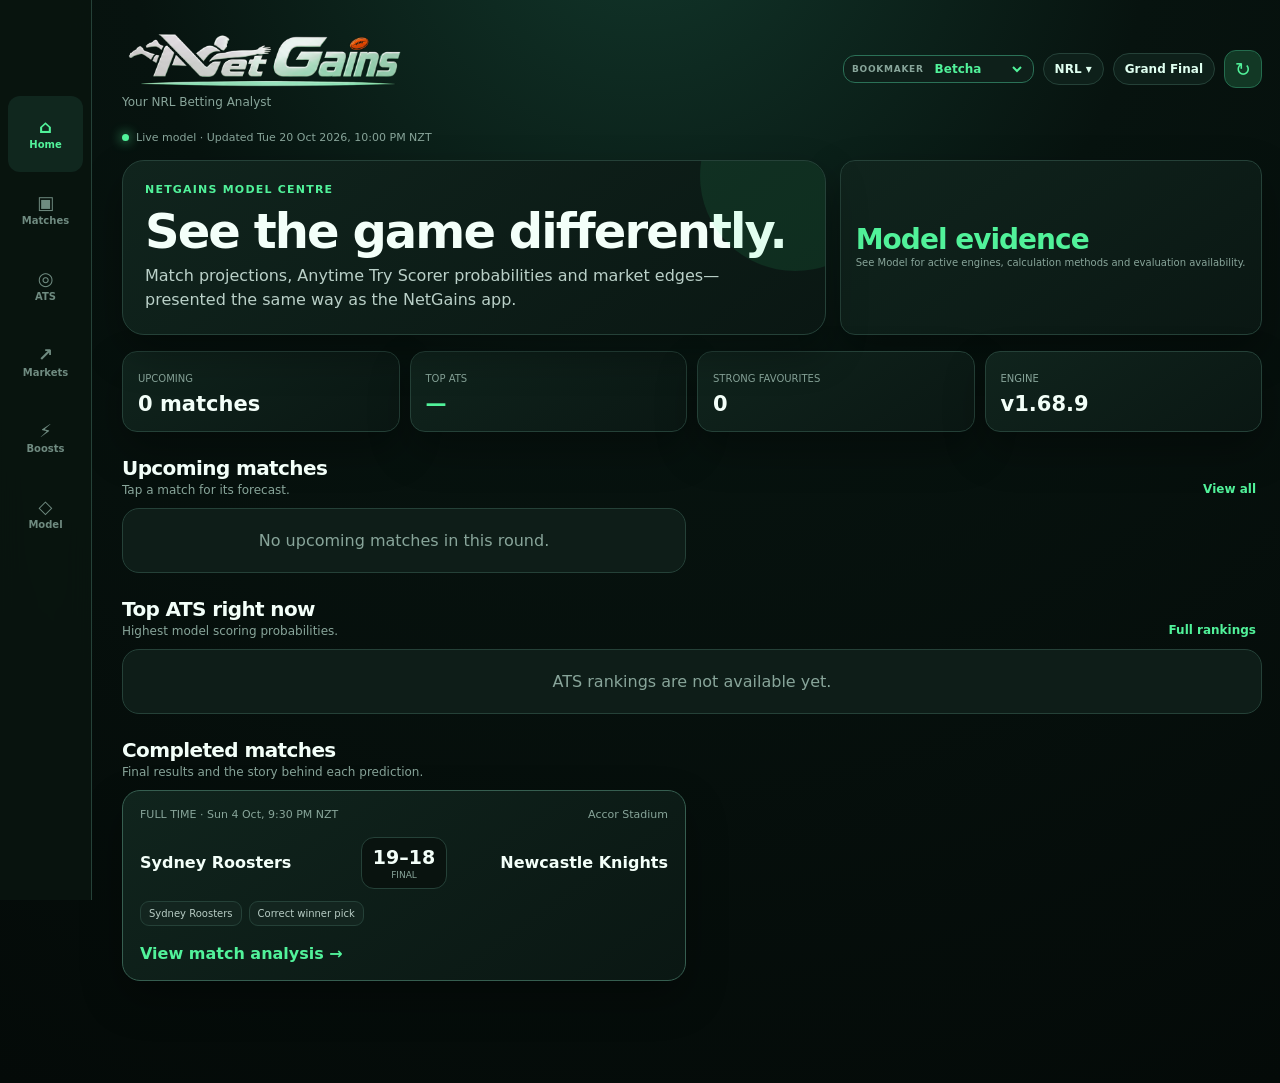
<file: index.html>
<!doctype html>
<html lang="en">
<head>
  <meta charset="utf-8">
  <meta name="viewport" content="width=device-width,initial-scale=1,viewport-fit=cover">
  <meta name="theme-color" content="#07120f">
  <meta http-equiv="Cache-Control" content="no-cache, no-store, must-revalidate">
  <title>NetGains — NRL Betting Analyst</title>
  <link rel="stylesheet" href="./app.css?v=1681">
</head>
<body>
  <main class="shell">
    <header class="topbar">
      <div class="brand-block"><img class="brand-logo" src="./assets/netgains-primary-logo.png" alt="NetGains"><div class="subtitle">Your NRL Betting Analyst</div></div>
      <div class="top-actions"><label class="bookmaker-picker" for="bookmakerSelect"><span>Bookmaker</span><select id="bookmakerSelect" aria-label="Choose bookmaker"><option>Loading…</option></select></label><span class="league-pill">NRL ▾</span><span class="round-pill" id="roundPill">Round —</span><button class="refresh" id="refreshBtn" aria-label="Refresh latest data">↻</button></div>
    </header>
    <div class="status"><span class="dot"></span><span id="updated">Loading latest model data…</span></div>
    <section class="view active" id="homeView">
      <div class="hero"><article class="hero-card"><div class="kicker">NetGains model centre</div><h1>See the game differently.</h1><p>Match projections, Anytime Try Scorer probabilities and market edges—presented the same way as the NetGains app.</p></article><article class="stat-card calibration"><strong>Model evidence</strong><small>See Model for active engines, calculation methods and evaluation availability.</small></article></div>
      <div class="stat-grid" id="homeStats"><article class="stat-card skeleton"><small>UPCOMING</small><b>—</b></article><article class="stat-card skeleton"><small>TOP ATS</small><b>—</b></article><article class="stat-card skeleton"><small>STRONG FAVOURITES</small><b>—</b></article><article class="stat-card skeleton"><small>ENGINE</small><b>—</b></article></div>
      <div class="section-head"><div><h2>Upcoming matches</h2><p>Tap a match for its forecast.</p></div><button class="text-btn" data-go="matches">View all</button></div><div class="featured" id="featured"></div>
      <div class="section-head"><div><h2>Top ATS right now</h2><p>Highest model scoring probabilities.</p></div><button class="text-btn" data-go="ats">Full rankings</button></div><div class="ats-list" id="homeAts"></div><section id="completedSection" hidden><div class="section-head"><div><h2>Completed matches</h2><p>Final results and the story behind each prediction.</p></div></div><div class="featured" id="completedMatches"></div></section>
    </section>
    <section class="view" id="matchesView"><div class="section-head"><div><h2>Matches</h2><p id="matchRound">Upcoming NRL fixtures</p></div></div><div class="filters" id="matchFilters"><button class="filter active" data-filter="all">All matches</button><button class="filter" data-filter="strong">Strong favourites</button><button class="filter" data-filter="close">Close games</button></div><div class="match-list" id="matchList"></div></section>
    <section class="view" id="atsView"><div class="section-head"><div><h2>Anytime Try Scorers</h2><p>Model probability, fair price and team.</p></div></div><div class="filters"><button class="filter active" data-ats-count="10">Top 10</button><button class="filter" data-ats-count="25">Top 25</button><button class="filter" data-ats-count="999">All players</button></div><div class="ats-list" id="atsList"></div></section>
    <section class="view" id="marketsView"><div class="section-head"><div><h2>Markets</h2><p>H2H, line and totals against current prices.</p></div></div><div class="market-list" id="marketList"></div></section>
    <section class="view" id="boostsView"><div class="section-head"><div><h2>Super Boosts</h2><p id="boostRound">Bookmaker offers reviewed separately for each match.</p></div></div><div class="market-list" id="boostList"></div></section>
    <section class="view" id="modelView"><div class="section-head"><div><h2>Model</h2><p>Current engine health and projection settings.</p></div></div><div class="panel" id="modelPanel"></div></section>
  </main>
  <nav class="nav" aria-label="Main navigation"><button class="active" data-view="home"><span>⌂</span>Home</button><button data-view="matches"><span>▣</span>Matches</button><button data-view="ats"><span>◎</span>ATS</button><button data-view="markets"><span>↗</span>Markets</button><button data-view="boosts"><span>⚡</span>Boosts</button><button data-view="model"><span>◇</span>Model</button></nav>
  <div class="drawer" id="drawer" role="dialog" aria-modal="true" aria-label="Match projection"><div class="drawer-card"><div class="grab"></div><div id="drawerContent"></div></div></div>
  <script src="./analysis.js?v=1681"></script><script src="./app.js?v=1681"></script>
</body>
</html>
</file>
<file: app.css>
:root{--bg:#06100d;--panel:#0e1d18;--panel2:#132620;--line:#254138;--text:#f3fff9;--muted:#88a59a;--green:#51f29a;--red:#ff7979;--nav:72px}*{box-sizing:border-box}html{scroll-behavior:smooth}body{margin:0;background:radial-gradient(circle at 50% -10%,#12372b 0,#07130f 38%,#040a08 100%);color:var(--text);font-family:Inter,ui-sans-serif,system-ui,-apple-system,"Segoe UI",sans-serif;min-height:100vh}button{font:inherit;color:inherit}.shell{max-width:1180px;margin:auto;padding:20px 18px calc(var(--nav) + 30px)}.topbar{display:flex;align-items:center;justify-content:space-between;gap:16px;margin-bottom:22px}.brand{font-size:28px;font-weight:900;letter-spacing:-1.4px}.brand span{color:var(--green)}.subtitle{font-size:12px;color:var(--muted);margin-top:2px}.top-actions{display:flex;align-items:center;gap:9px}.league-pill,.round-pill{border:1px solid var(--line);background:#0e201a;color:#dffff0;border-radius:999px;padding:8px 11px;font-size:12px;font-weight:800}.refresh{width:38px;height:38px;border-radius:12px;border:1px solid #246c4e;background:#123825;color:var(--green);cursor:pointer;font-size:19px}.refresh.spinning{animation:spin .7s linear infinite}@keyframes spin{to{transform:rotate(360deg)}}.status{display:flex;align-items:center;gap:7px;color:var(--muted);font-size:11px;margin:0 0 16px}.dot{width:7px;height:7px;border-radius:50%;background:var(--green);box-shadow:0 0 12px var(--green)}.view{display:none}.view.active{display:block}.hero{display:grid;grid-template-columns:1.25fr .75fr;gap:14px;margin-bottom:16px}.hero-card,.stat-card,.match-card,.panel,.market-card,.ats-card{border:1px solid var(--line);background:linear-gradient(145deg,#10241d,#0a1713);box-shadow:0 18px 42px #0005}.hero-card{border-radius:22px;padding:22px;position:relative;overflow:hidden}.hero-card:after{content:"";position:absolute;width:190px;height:190px;border-radius:50%;background:#39ec8b18;right:-65px;top:-80px}.kicker{font-size:11px;color:var(--green);font-weight:900;letter-spacing:.11em;text-transform:uppercase}.hero h1{font-size:clamp(29px,5vw,48px);line-height:1.02;letter-spacing:-.04em;margin:11px 0 8px;max-width:650px}.hero p{color:#bad0c8;line-height:1.5;margin:0;max-width:650px}.calibration{border-radius:22px;padding:22px;display:flex;flex-direction:column;justify-content:center}.calibration strong{font-size:44px;color:var(--green);letter-spacing:-2px}.calibration small{color:var(--muted);line-height:1.45}.section-head{display:flex;justify-content:space-between;align-items:end;gap:14px;margin:24px 0 11px}.section-head h2{font-size:20px;margin:0;letter-spacing:-.03em}.section-head p{margin:3px 0 0;color:var(--muted);font-size:12px}.text-btn{border:0;background:transparent;color:var(--green);font-weight:800;font-size:12px;cursor:pointer}.featured{display:grid;grid-template-columns:repeat(2,minmax(0,1fr));gap:12px}.match-card{border-radius:18px;padding:17px;cursor:pointer;transition:.18s transform,.18s border-color}.match-card:hover{transform:translateY(-2px);border-color:#3c7c64}.match-top{display:flex;justify-content:space-between;gap:12px;color:var(--muted);font-size:11px}.teams{margin:16px 0 12px;display:grid;grid-template-columns:1fr auto 1fr;gap:10px;align-items:center}.team:last-child{text-align:right}.team b{display:block;font-size:16px;line-height:1.2}.team span{font-size:26px;font-weight:900}.score{text-align:center;background:#09130f;border:1px solid var(--line);border-radius:13px;padding:8px 11px;min-width:82px}.score b{font-size:19px}.score small{display:block;color:var(--muted);font-size:9px;margin-top:2px}.prob-track{height:7px;border-radius:9px;overflow:hidden;display:flex;background:#26372f}.prob-track i:first-child{background:var(--green)}.prob-track i:last-child{background:#70877e}.chips{display:flex;gap:7px;flex-wrap:wrap;margin-top:12px}.chip{border:1px solid var(--line);background:#13251f;border-radius:9px;padding:6px 8px;font-size:10px;color:#b8cdc5}.chip b{color:var(--text)}.pick{margin-top:12px;border:1px solid #226945;background:#0e3120;border-radius:12px;padding:10px 11px}.pick small{display:block;color:#86d9ae;font-size:9px;font-weight:900;letter-spacing:.08em}.pick b{display:block;margin-top:4px;font-size:13px}.pick span{color:var(--green);font-size:11px}.stat-grid{display:grid;grid-template-columns:repeat(4,minmax(0,1fr));gap:10px}.stat-card{border-radius:15px;padding:15px}.stat-card small{color:var(--muted);font-size:10px}.stat-card b{display:block;font-size:21px;margin-top:6px}.stat-card b.good{color:var(--green)}.match-list{display:grid;gap:10px}.list-row{border:1px solid var(--line);background:#0d1b17;border-radius:16px;padding:14px;display:grid;grid-template-columns:minmax(0,1fr) auto;gap:12px;align-items:center;cursor:pointer}.list-row:hover{border-color:#3b765f}.list-meta{color:var(--muted);font-size:10px;margin-bottom:7px}.list-teams{font-weight:800}.list-teams span{color:var(--muted);font-weight:500;padding:0 6px}.list-score{text-align:right}.list-score b{display:block;color:var(--green);font-size:18px}.list-score small{color:var(--muted);font-size:10px}.filters{display:flex;gap:8px;overflow-x:auto;margin:0 0 14px;padding-bottom:2px}.filter{white-space:nowrap;border:1px solid var(--line);background:#0d1c17;border-radius:999px;padding:8px 12px;color:var(--muted);font-size:11px;font-weight:800;cursor:pointer}.filter.active{background:var(--green);border-color:var(--green);color:#042011}.ats-list,.market-list{display:grid;gap:9px}.ats-card{border-radius:15px;padding:13px;display:grid;grid-template-columns:32px minmax(0,1fr) auto;gap:11px;align-items:center}.rank{width:32px;height:32px;border-radius:10px;background:#173326;color:var(--green);display:grid;place-items:center;font-weight:900}.ats-card small{color:var(--muted);display:block;margin-top:2px;font-size:10px}.ats-prob{text-align:right}.ats-prob b{display:block;color:var(--green);font-size:18px}.ats-prob small{font-size:9px}.market-card{border-radius:16px;padding:15px;cursor:pointer}.market-title{font-weight:850;margin-bottom:11px}.market-grid{display:grid;grid-template-columns:repeat(3,minmax(0,1fr));gap:8px}.market-cell{background:#0a1512;border:1px solid var(--line);border-radius:11px;padding:10px}.market-cell small{display:block;color:var(--muted);font-size:9px;margin-bottom:5px}.market-cell b{font-size:13px}.edge{color:var(--green)}.negative{color:var(--red)}.panel{border-radius:18px;padding:18px}.model-row{display:grid;grid-template-columns:1fr auto;gap:14px;padding:12px 0;border-bottom:1px solid var(--line)}.model-row:last-child{border-bottom:0}.model-row small{color:var(--muted);display:block;font-size:10px;margin-top:3px}.model-row b:last-child{color:var(--green)}.nav{position:fixed;z-index:20;left:50%;bottom:0;transform:translateX(-50%);width:min(100%,1180px);height:var(--nav);display:grid;grid-template-columns:repeat(5,1fr);background:#091510ee;backdrop-filter:blur(14px);border:1px solid var(--line);border-bottom:0;border-radius:18px 18px 0 0;padding:7px max(8px,env(safe-area-inset-right)) max(7px,env(safe-area-inset-bottom))}.nav button{border:0;background:transparent;color:#6f8b80;display:flex;flex-direction:column;align-items:center;justify-content:center;gap:3px;font-size:10px;font-weight:800;cursor:pointer;border-radius:12px}.nav button span{font-size:18px;line-height:1}.nav button.active{color:var(--green);background:#10271e}.drawer{position:fixed;inset:0;z-index:40;background:#020705cc;display:none;align-items:flex-end;justify-content:center}.drawer.open{display:flex}.drawer-card{width:min(100%,760px);max-height:92vh;overflow:auto;background:#0b1713;border:1px solid var(--line);border-radius:22px 22px 0 0;padding:18px 18px calc(24px + env(safe-area-inset-bottom));box-shadow:0 -20px 70px #0009}.grab{width:42px;height:4px;background:#355347;border-radius:9px;margin:-7px auto 15px}.drawer-head{display:flex;justify-content:space-between;align-items:start;gap:12px}.drawer-head h2{margin:4px 0 3px;font-size:22px}.close{border:1px solid var(--line);background:#13241e;border-radius:11px;width:38px;height:38px;cursor:pointer}.projection{margin:17px 0;display:grid;grid-template-columns:1fr auto 1fr;align-items:center;gap:10px}.projection>div:last-child{text-align:right}.projection strong{display:block;font-size:26px}.projection .score{font-size:22px;font-weight:900;color:var(--green)}.tabs{display:flex;gap:7px;overflow-x:auto;border-bottom:1px solid var(--line);padding-bottom:10px;margin-bottom:12px}.tabs button{border:0;background:transparent;color:var(--muted);font-size:11px;font-weight:900;padding:8px;white-space:nowrap;cursor:pointer}.tabs button.active{color:var(--green)}.detail-section{display:none}.detail-section.active{display:block}.detail-grid{display:grid;grid-template-columns:repeat(2,minmax(0,1fr));gap:8px}.detail-box{background:#111f1a;border:1px solid var(--line);border-radius:12px;padding:11px}.detail-box small{color:var(--muted);font-size:9px;display:block}.detail-box b{display:block;margin-top:5px}.drivers{padding-left:20px;color:#c3d6cf;font-size:12px;line-height:1.5}.drivers li{margin:7px 0}.empty,.error{border:1px solid var(--line);background:#0e1d18;border-radius:17px;padding:22px;color:var(--muted);text-align:center}.skeleton{animation:pulse 1s infinite alternate}@keyframes pulse{to{opacity:.45}}
@media(min-width:900px){body{padding-left:104px}.shell{padding-top:30px}.nav{left:0;top:0;bottom:0;transform:none;width:92px;height:100vh;grid-template-columns:1fr;grid-template-rows:repeat(5,76px);border:0;border-right:1px solid var(--line);border-radius:0;padding:120px 8px 8px}.drawer{align-items:center}.drawer-card{border-radius:22px;max-height:88vh}}
@media(max-width:720px){.shell{padding:16px 12px calc(var(--nav) + 22px)}.topbar{align-items:start}.subtitle{max-width:180px}.round-pill{display:none}.hero{grid-template-columns:1fr}.hero-card,.calibration{padding:17px}.calibration{display:grid;grid-template-columns:auto 1fr;align-items:center;gap:13px}.calibration strong{font-size:36px}.featured{grid-template-columns:1fr}.stat-grid{grid-template-columns:repeat(2,minmax(0,1fr))}.market-grid{grid-template-columns:1fr}.drawer-card{padding-left:14px;padding-right:14px}.team b{font-size:14px}.team span{font-size:22px}}
@media(max-width:420px){.league-pill{display:none}.hero h1{font-size:31px}.detail-grid{grid-template-columns:1fr 1fr}}
.bookmaker-picker{display:flex;align-items:center;gap:7px;border:1px solid #2b7157;background:#0e201a;border-radius:12px;padding:5px 8px}.bookmaker-picker span{color:var(--muted);font-size:9px;font-weight:900;letter-spacing:.08em;text-transform:uppercase}.bookmaker-picker select{border:0;outline:0;background:#0e201a;color:var(--green);font:800 12px/1.2 Inter,ui-sans-serif,system-ui,-apple-system,"Segoe UI",sans-serif;cursor:pointer;min-width:94px}.bookmaker-picker option{background:#0e201a;color:var(--text)}
@media(max-width:720px){.topbar{flex-wrap:wrap}.top-actions{width:100%;justify-content:flex-end}.bookmaker-picker{margin-right:auto}.bookmaker-picker span{display:none}}
.brand-block{display:flex;flex-direction:column;align-items:flex-start}.brand-logo{display:block;width:clamp(180px,24vw,285px);height:auto;max-height:76px;object-fit:contain;object-position:left center}.brand-block .subtitle{margin-top:4px}

/* Completed matches and evidence-based reviews. */
.completed-card{border-color:#365e50}.analysis-link{margin-top:18px;color:var(--accent,#51f29a);font-weight:700}.analysis-body{font-size:1rem;line-height:1.65}.analysis-body h3{font-size:1.15rem;margin:24px 0 12px}.analysis-verdict{padding:18px;background:#13362a;border:1px solid #365e50;border-radius:14px;font-size:1.2rem;font-weight:700}.analysis-verdict.missed{background:#382422;border-color:#67443e}.analysis-verdict p{font-size:1rem;font-weight:400;margin:6px 0 0}.analysis-summary p{margin:12px 0}.score-figure{margin:24px 0;padding:14px;border:1px solid var(--border);border-radius:14px}.score-figure figcaption{font-weight:700}.score-figure figcaption span{display:block;font-size:.875rem;color:var(--muted);font-weight:400}.score-figure svg{width:100%;height:auto}.score-figure path{fill:none;stroke-width:3}.score-figure text{fill:#a6bfb4;font-size:14px}.possession-labels{display:flex;justify-content:space-between;gap:16px;font-size:.9rem}.possession-labels span:last-child{text-align:right}.possession-track{display:flex;height:14px;overflow:hidden;border-radius:7px;margin-top:10px}.possession-track i:first-child{background:#51f29a}.possession-track i:last-child{background:#82b8ff}.analysis-moments li{padding:5px 0}.table-scroll{overflow-x:auto}.analysis-table{border-collapse:collapse;width:100%;font-size:.9rem}.analysis-table th,.analysis-table td{text-align:left;padding:12px;border-bottom:1px solid var(--border)}.analysis-table th{font-weight:600}.event-section select{background:#153025;color:#f3fff9;border:1px solid #426453;border-radius:8px;padding:8px;font:inherit}.event-list{list-style:none;padding:0}.event-list li{display:flex;gap:14px;border-left:3px solid #687f75;padding:12px;margin:8px 0;background:#0c2119}.event-list .event-home{border-color:#51f29a}.event-list .event-away{border-color:#82b8ff}.event-list time{font-variant-numeric:tabular-nums;flex:none;color:#a6bfb4}.event-list span{display:block;color:#a6bfb4;font-size:.9rem}.analysis-evidence{margin-top:24px;padding:14px;border:1px solid var(--border);border-radius:10px}.analysis-evidence summary{cursor:pointer;font-weight:600}.analysis-evidence a{color:#82b8ff}.completed-card:focus-visible{outline:3px solid #51f29a;outline-offset:4px}@media(max-width:600px){.analysis-body{font-size:1rem}.analysis-body .section-head{align-items:flex-start;flex-direction:column;gap:8px}.analysis-table th,.analysis-table td{padding:8px}.analysis-verdict{padding:12px}.score-figure{padding:8px}.event-list li{padding:9px;gap:9px}}
/* Readable analysis cards and aligned comparison charts. */
.stat-visual-grid{display:grid;grid-template-columns:repeat(2,minmax(0,1fr));gap:14px}.stat-visual{padding:16px;background:#10231b;border:1px solid var(--line);border-radius:12px;min-width:0}.stat-visual h4{margin:0 0 14px;font-size:.95rem}.stat-bar-row{display:flex;align-items:center;gap:10px;margin:9px 0}.stat-bar-track{flex:1;height:14px;background:#203b30;border-radius:5px;overflow:hidden}.stat-bar-track i{display:block;height:100%;border-radius:5px}.stat-bar-0{background:#a8b5bd}.stat-bar-1{background:#51f29a}.team-bars .stat-bar-0{background:#51f29a}.team-bars .stat-bar-1{background:#82b8ff}.stat-bar-row b{min-width:54px;text-align:right;font-variant-numeric:tabular-nums;font-size:.9rem}.bar-legend{color:var(--muted);font-size:.875rem;margin:0 0 12px}.analysis-body .subtitle{max-width:none}.analysis-table{border:1px solid var(--line)}.analysis-table thead{background:#193327}.analysis-table tbody tr:nth-child(even){background:#10231b}.analysis-table th,.analysis-table td{border-bottom:1px solid var(--line);vertical-align:top}.moments-table th:first-child{width:75px;white-space:nowrap;font-variant-numeric:tabular-nums}.score-figure,.analysis-evidence{border-color:var(--line)}
@media(max-width:520px){.stat-visual-grid{grid-template-columns:1fr}.stat-visual{padding:12px}.analysis-table{font-size:.85rem}}

/* Six permanent destinations, including the round-wide Super Boost index. */
.nav{grid-template-columns:repeat(6,1fr)}

@media(min-width:900px){.nav{grid-template-columns:1fr;grid-template-rows:repeat(6,76px);padding:96px 8px 8px}}

/* Clearly separated model and margin-removed bookmaker probability bars. */
.prob-label{display:flex;justify-content:space-between;gap:12px;align-items:center;margin-top:9px;color:var(--muted);font-size:9px}.prob-label b{font-size:9px;letter-spacing:.06em}.prob-label.model b{color:var(--green)}.prob-label.bookmaker b{color:#f4b860}.prob-track.model i:first-child{background:var(--green)}.prob-track.model i:last-child{background:#70877e}.prob-track.bookmaker i:first-child{background:#f4b860}.prob-track.bookmaker i:last-child{background:#806b48}@media(max-width:600px){.prob-label{align-items:flex-start;flex-direction:column;gap:2px}.prob-label span{line-height:1.35}}

.source-details{font-size:11px;color:var(--muted);margin-top:12px;line-height:1.5}.source-details summary{cursor:pointer;color:#b8cdc5}.source-details p{margin:5px 0;overflow-wrap:anywhere}.pair-pending{font-size:11px;color:var(--muted);padding-top:12px}.engine-status+.engine-status{border-top:1px solid var(--line);margin-top:20px;padding-top:14px}.calibration strong{font-size:28px;letter-spacing:-1px}.prob-label{flex-wrap:wrap;font-size:11px}.prob-label b{font-size:10px}

/* Named-player head-to-head comparisons. */
.matchup-note{border:1px solid #315745;background:#10251c;border-radius:12px;padding:11px 12px;color:#b8cdc5;font-size:11px;line-height:1.45;margin-bottom:10px}.matchup-card{border:1px solid var(--line);background:#0e1d18;border-radius:15px;padding:14px;margin:12px 0}.matchup-ats{display:flex;justify-content:space-between;gap:10px;align-items:center;border-bottom:1px solid var(--line);padding-bottom:9px;margin-bottom:9px}.matchup-ats b,.matchup-ats span{color:var(--green);font-weight:900}.matchup-pick{display:grid;grid-template-columns:1fr auto;gap:3px 12px;background:linear-gradient(135deg,#173d2c,#10271e);border:1px solid #3b8a62;border-radius:11px;padding:11px 12px;margin:0 0 11px}.matchup-pick small{grid-column:1/-1;color:#8fcbad;font-size:8px;font-weight:900;letter-spacing:.09em}.matchup-pick strong{font-size:17px;color:var(--green)}.matchup-pick span{align-self:center;color:#b8cdc5;font-size:9px;text-align:right}.matchup-role{color:var(--muted);font-size:10px;font-weight:900;letter-spacing:.06em;text-transform:uppercase;margin-bottom:9px}.matchup-pair{display:grid;grid-template-columns:repeat(2,minmax(0,1fr));gap:9px}.matchup-player{background:#14251e;border:1px solid var(--line);border-radius:11px;padding:11px;min-width:0}.matchup-player small{color:var(--muted);font-size:9px}.matchup-player b{display:block;margin:4px 0}.matchup-player span{color:#bfd2ca;font-size:10px}.matchup-score{display:grid;grid-template-columns:1fr auto 1fr;align-items:center;gap:8px;margin:12px 0 8px;padding:8px 10px;border-radius:9px;background:#0a1713;color:var(--muted);font-size:9px;font-weight:800}.matchup-score span:last-child{text-align:right}.matchup-score b{color:var(--green);font-size:14px}.matchup-score i{font-style:normal}.matchup-stat-head{display:grid;grid-template-columns:1fr 70px 1fr;gap:6px;padding:7px 8px;margin-bottom:7px;color:#9ec6b5;font-size:9px;font-weight:900;border-bottom:1px solid #315745}.matchup-stat-head span{text-align:center;color:var(--muted)}.matchup-stat-head b:last-child{text-align:right}.matchup-groups{display:grid;grid-template-columns:repeat(2,minmax(0,1fr));gap:8px}.matchup-group{border:1px solid var(--line);border-radius:9px;overflow:hidden}.matchup-group h5{margin:0;padding:6px 8px;background:#183127;color:#d5e6df;font-size:9px;letter-spacing:.07em;text-transform:uppercase}.matchup-stat{display:grid;grid-template-columns:64px 1fr 64px;gap:5px;align-items:center;padding:6px 8px;border-top:1px solid #1f382e;font-size:10px}.matchup-stat:first-of-type{border-top:0}.matchup-stat span{text-align:center;color:var(--muted)}.matchup-stat b:last-child{text-align:right}.matchup-stat b{font-variant-numeric:tabular-nums}.matchup-stat b.winner{color:var(--green);text-shadow:0 0 14px rgba(81,242,154,.22)}.matchup-analysis{margin-top:10px;border-left:3px solid var(--green);padding:8px 10px;background:#10231b;border-radius:0 8px 8px 0}.matchup-analysis strong{font-size:9px;letter-spacing:.08em;color:var(--green)}.matchup-analysis p{margin:4px 0;color:#c6d8d1;font-size:11px;line-height:1.55}.matchup-analysis small{color:#789a8b;font-size:9px}@media(max-width:620px){.matchup-groups{grid-template-columns:1fr}.matchup-pair{grid-template-columns:1fr}.matchup-card{padding:11px}.matchup-ats{align-items:flex-start;flex-direction:column}.matchup-pick{grid-template-columns:1fr}.matchup-pick span{text-align:left}.matchup-score i{display:none}.matchup-score{grid-template-columns:1fr 1fr}.matchup-stat-head{grid-template-columns:1fr 44px 1fr;font-size:8px}}
</file>
